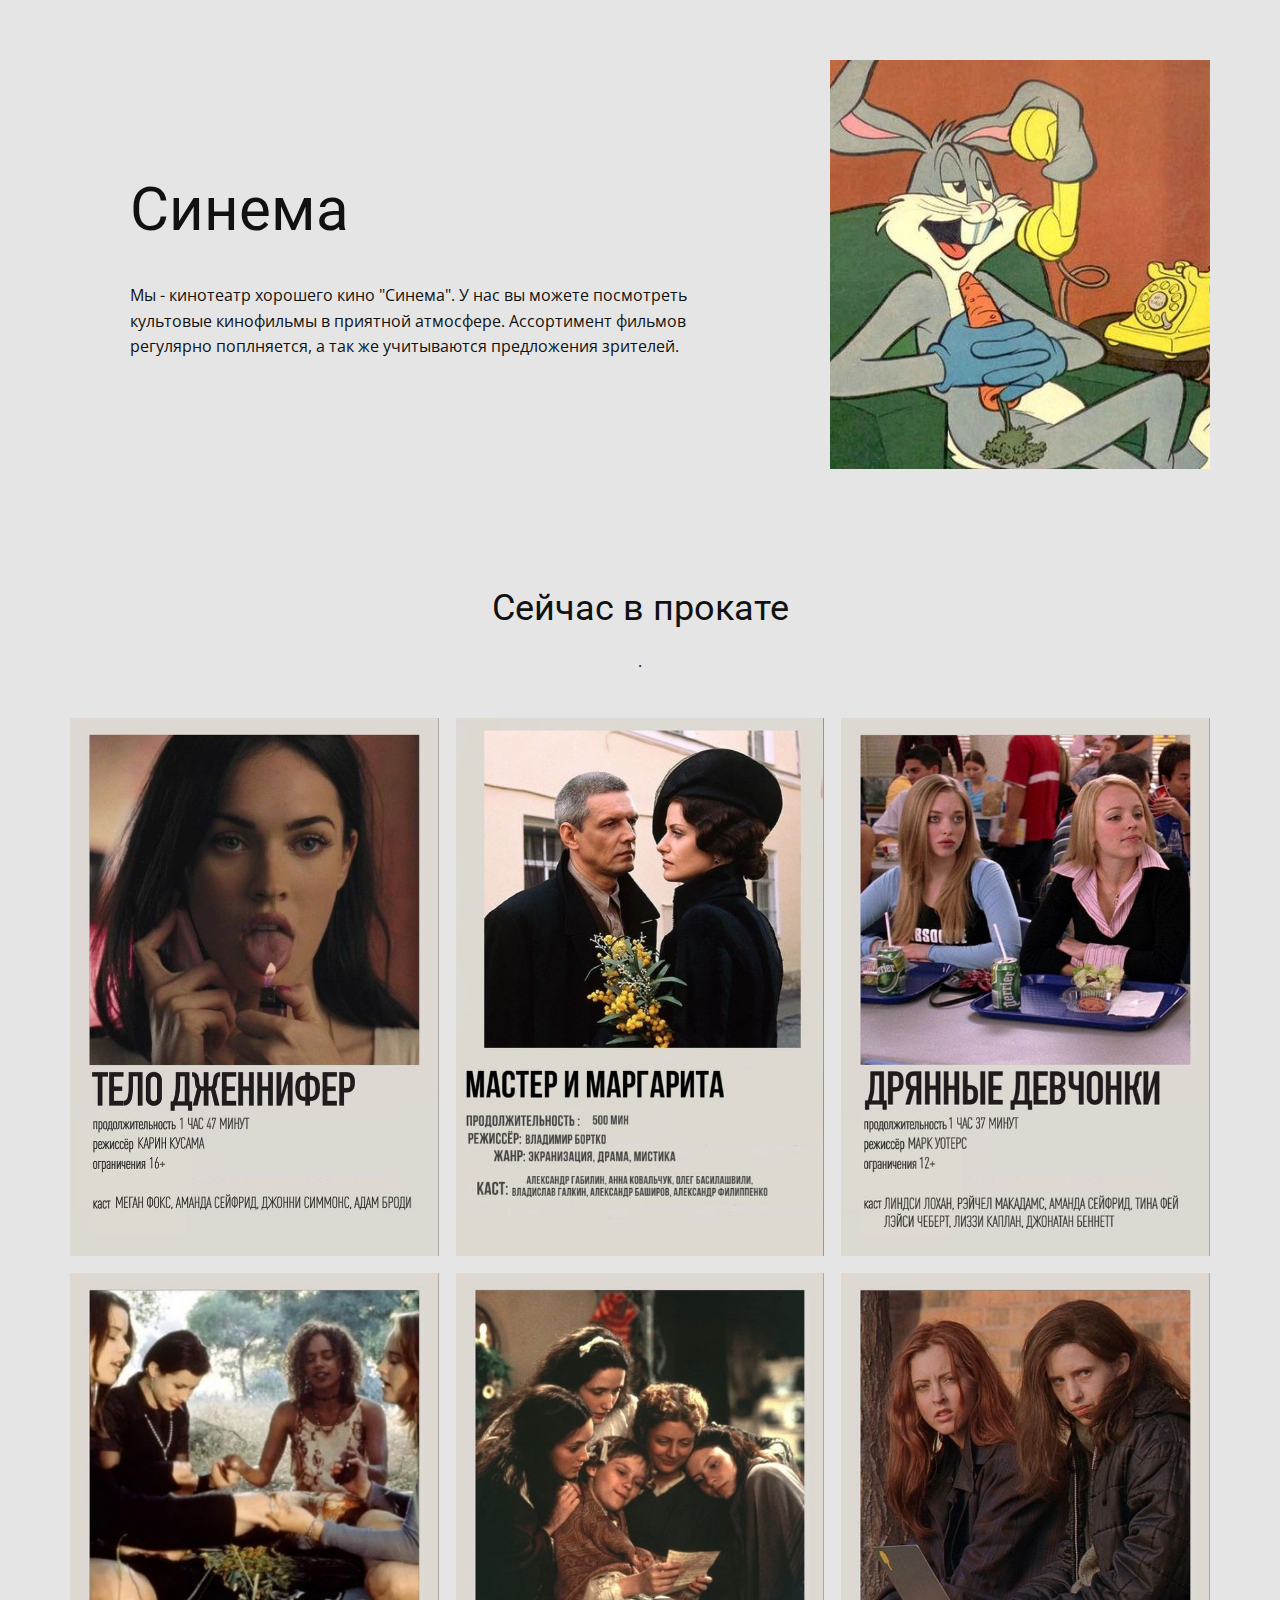
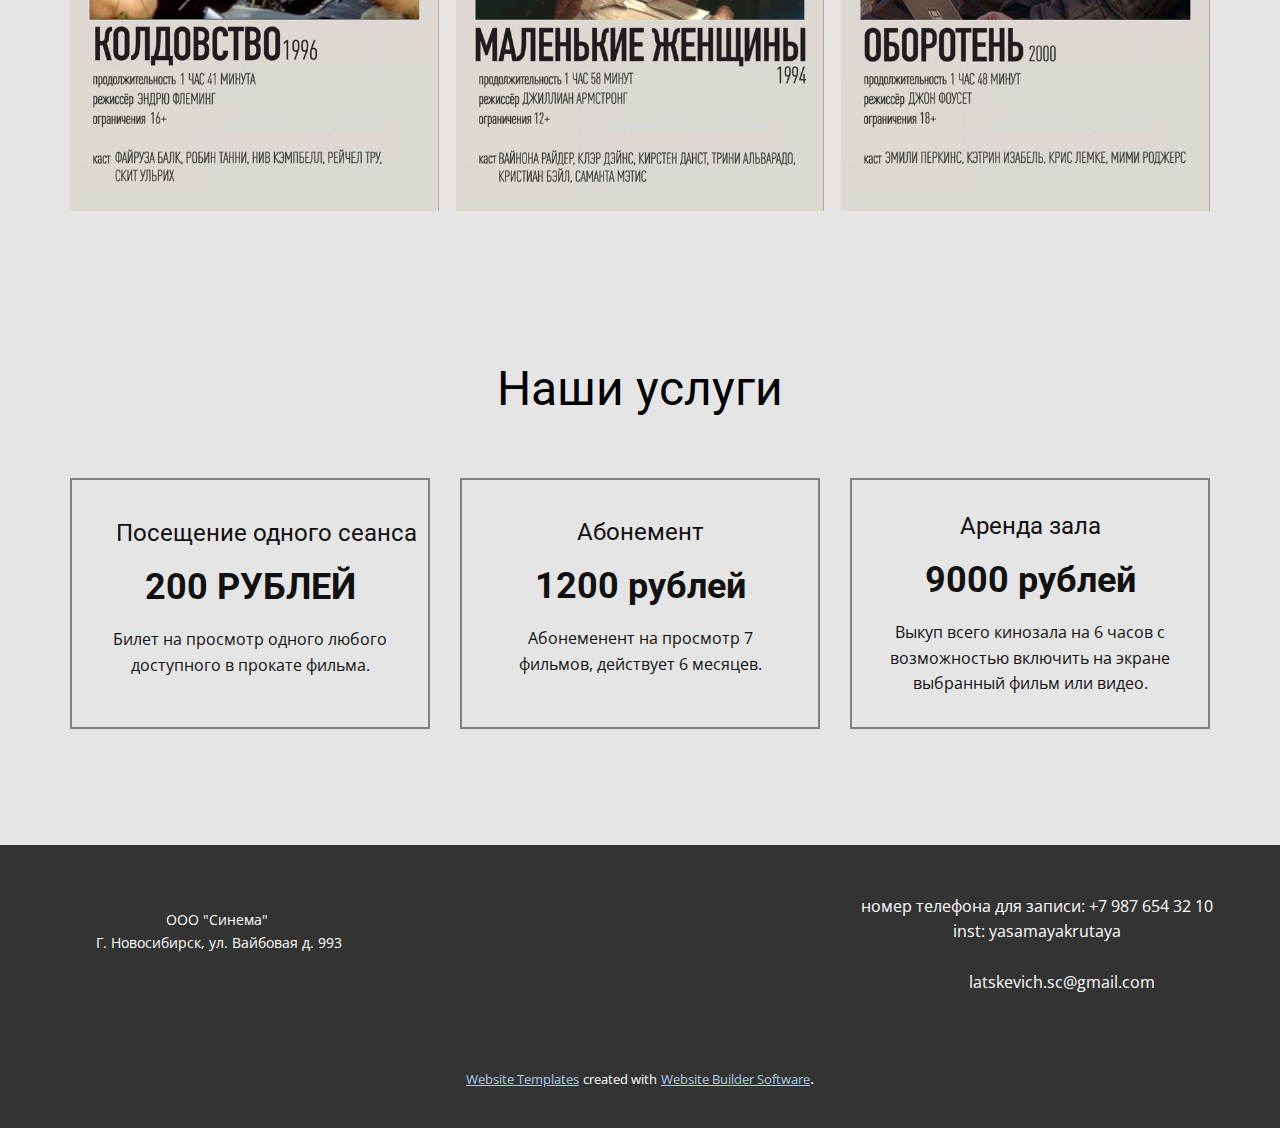
<file: Главная.html>
<!DOCTYPE html>
<html style="font-size: 16px;">
  <head>
    <meta name="viewport" content="width=device-width, initial-scale=1.0">
    <meta charset="utf-8">
    <meta name="keywords" content="Синема">
    <meta name="description" content="">
    <meta name="page_type" content="np-template-header-footer-from-plugin">
    <title>Главная</title>
    <link rel="stylesheet" href="nicepage.css" media="screen">
<link rel="stylesheet" href="Главная.css" media="screen">
    <script class="u-script" type="text/javascript" src="jquery.js" defer=""></script>
    <script class="u-script" type="text/javascript" src="nicepage.js" defer=""></script>
    <meta name="generator" content="Nicepage 4.8.2, nicepage.com">
    <link id="u-theme-google-font" rel="stylesheet" href="https://fonts.googleapis.com/css?family=Roboto:100,100i,300,300i,400,400i,500,500i,700,700i,900,900i|Open+Sans:300,300i,400,400i,500,500i,600,600i,700,700i,800,800i">
    
    
    
    
    <script type="application/ld+json">{
		"@context": "http://schema.org",
		"@type": "Organization",
		"name": ""
}</script>
    <meta name="theme-color" content="#478ac9">
    <meta property="og:title" content="Главная">
    <meta property="og:type" content="website">
  </head>
  <body class="u-body u-xl-mode"> 
    <section class="u-clearfix u-grey-10 u-section-1" id="sec-7bea">
      <div class="u-clearfix u-sheet u-valign-middle u-sheet-1">
        <div class="u-clearfix u-expanded-width u-gutter-0 u-layout-spacing-vertical u-layout-wrap u-layout-wrap-1">
          <div class="u-layout">
            <div class="u-layout-row">
              <div class="u-align-left u-container-style u-layout-cell u-left-cell u-size-40 u-layout-cell-1">
                <div class="u-container-layout u-container-layout-1">
                  <h2 class="u-text u-text-default u-text-1">Синема</h2>
                  <p class="u-text u-text-2">Мы - кинотеатр хорошего кино "Синема". У нас вы можете посмотреть культовые кинофильмы в приятной атмосфере. Ассортимент фильмов регулярно поплняется, а так же учитываются предложения зрителей.&nbsp;</p>
                </div>
              </div>
              <div class="u-container-style u-image u-layout-cell u-right-cell u-size-20 u-image-1" src="" data-image-width="454" data-image-height="455">
                <div class="u-container-layout u-container-layout-2"></div>
              </div>
            </div>
          </div>
        </div>
      </div>
    </section>
    <section class="u-align-center u-clearfix u-grey-10 u-section-2" id="sec-c31f">
      <div class="u-clearfix u-sheet u-sheet-1">
        <h2 class="u-text u-text-default u-text-1">Сейчас в прокате</h2>
        <p class="u-text u-text-2">.</p>
        <div class="u-expanded-width u-gallery u-layout-grid u-lightbox u-show-text-on-hover u-gallery-1">
          <div class="u-gallery-inner u-gallery-inner-1">
            <div class="u-effect-fade u-gallery-item">
              <div class="u-back-slide" data-image-width="736" data-image-height="1105">
                <img class="u-back-image u-expanded" src="images/22520e19-6f7a-71a0-3981-e8f25718d6b7.jpg">
              </div>
              <div class="u-over-slide u-shading u-over-slide-1">
                <h3 class="u-gallery-heading"></h3>
                <p class="u-gallery-text"></p>
              </div>
            </div>
            <div class="u-effect-fade u-gallery-item">
              <div class="u-back-slide" data-image-width="564" data-image-height="846">
                <img class="u-back-image u-expanded" src="images/bc2f17aa-0b00-e2ef-f65a-9e69cfaec9b8.jpg">
              </div>
              <div class="u-over-slide u-shading u-over-slide-2">
                <h3 class="u-gallery-heading"></h3>
                <p class="u-gallery-text"></p>
              </div>
            </div>
            <div class="u-effect-fade u-gallery-item">
              <div class="u-back-slide" data-image-width="564" data-image-height="847">
                <img class="u-back-image u-expanded" src="images/40391465-a959-09c8-d034-979a709990b1.jpg">
              </div>
              <div class="u-over-slide u-shading u-over-slide-3">
                <h3 class="u-gallery-heading"></h3>
                <p class="u-gallery-text"></p>
              </div>
            </div>
            <div class="u-effect-fade u-gallery-item">
              <div class="u-back-slide" data-image-width="564" data-image-height="847">
                <img class="u-back-image u-expanded" src="images/343fabb1-fac9-1a0e-0126-94d19e4f76bc.jpg">
              </div>
              <div class="u-over-slide u-shading u-over-slide-4">
                <h3 class="u-gallery-heading"></h3>
                <p class="u-gallery-text"></p>
              </div>
            </div>
            <div class="u-effect-fade u-gallery-item">
              <div class="u-back-slide" data-image-width="564" data-image-height="847">
                <img class="u-back-image u-expanded" src="images/2c619060-4d36-655b-8f18-26331d3ed058.jpg">
              </div>
              <div class="u-over-slide u-shading u-over-slide-5">
                <h3 class="u-gallery-heading"></h3>
                <p class="u-gallery-text"></p>
              </div>
            </div>
            <div class="u-effect-fade u-gallery-item">
              <div class="u-back-slide" data-image-width="564" data-image-height="847">
                <img class="u-back-image u-expanded" src="images/fd544c7af68edc12642f289d860ed4c7.jpg">
              </div>
              <div class="u-over-slide u-shading u-over-slide-6">
                <h3 class="u-gallery-heading"></h3>
                <p class="u-gallery-text"></p>
              </div>
            </div>
          </div>
        </div>
      </div>
    </section>
    <section class="u-align-center u-clearfix u-grey-10 u-section-3" id="sec-79df">
      <div class="u-clearfix u-sheet u-sheet-1">
        <h2 class="u-text u-text-1">
          <span class="u-text-black">Наши </span>
          <span class="u-text-black">услуги</span>
          <span class="u-text-palette-2-light-1"></span>
        </h2>
        <div class="u-clearfix u-expanded-width u-gutter-30 u-layout-wrap u-layout-wrap-1">
          <div class="u-gutter-0 u-layout">
            <div class="u-layout-row">
              <div class="u-align-center u-container-style u-layout-cell u-left-cell u-size-20 u-size-20-md u-layout-cell-1">
                <div class="u-border-2 u-border-grey-50 u-container-layout u-container-layout-1">
                  <h4 class="u-text u-text-2">Посещение одного сеанса</h4>
                  <h2 class="u-text u-text-3">200 рублей</h2>
                  <p class="u-text u-text-4">Билет на просмотр одного любого доступного в прокате фильма.</p>
                </div>
              </div>
              <div class="u-align-center u-container-style u-layout-cell u-size-20 u-size-20-md u-layout-cell-2">
                <div class="u-border-2 u-border-grey-50 u-container-layout u-container-layout-2">
                  <h4 class="u-text u-text-5">Абонемент</h4>
                  <h2 class="u-text u-text-6">1200 рублей</h2>
                  <p class="u-text u-text-7">Абонеменент на просмотр 7 фильмов, действует 6 месяцев.</p>
                </div>
              </div>
              <div class="u-align-center u-container-style u-layout-cell u-right-cell u-size-20 u-size-20-md u-layout-cell-3">
                <div class="u-border-2 u-border-grey-50 u-container-layout u-container-layout-3">
                  <h4 class="u-text u-text-8">Аренда зала</h4>
                  <h2 class="u-text u-text-9">9000 рублей</h2>
                  <p class="u-text u-text-10">Выкуп всего кинозала на 6 часов с возможностью включить на экране выбранный фильм или видео.</p>
                </div>
              </div>
            </div>
          </div>
        </div>
      </div>
    </section>
    
    
    <footer class="u-align-center u-clearfix u-footer u-grey-80 u-footer" id="sec-77c7"><a href="mailto:info@site.com" class="u-active-none u-bottom-left-radius-0 u-bottom-right-radius-0 u-btn u-btn-rectangle u-button-style u-hover-none u-none u-radius-0 u-text-grey-10 u-top-left-radius-0 u-top-right-radius-0 u-btn-1"> &nbsp;</a><p class="u-text u-text-1">номер телефона для записи: +7 987 654 32 10<br>inst: yasamayakrutaya<br>
        <br>
      </p><p class="u-small-text u-text u-text-variant u-text-2">ООО "Синема"&nbsp;<br>Г. Новосибирск, ул. Вайбовая д. 993
      </p><p class="u-text u-text-3">latskevich.sc@gmail.com</p></footer>
    <section class="u-backlink u-clearfix u-grey-80">
      <a class="u-link" href="https://nicepage.com/website-templates" target="_blank">
        <span>Website Templates</span>
      </a>
      <p class="u-text">
        <span>created with</span>
      </p>
      <a class="u-link" href="" target="_blank">
        <span>Website Builder Software</span>
      </a>. 
    </section>
  </body>
</html>
</file>
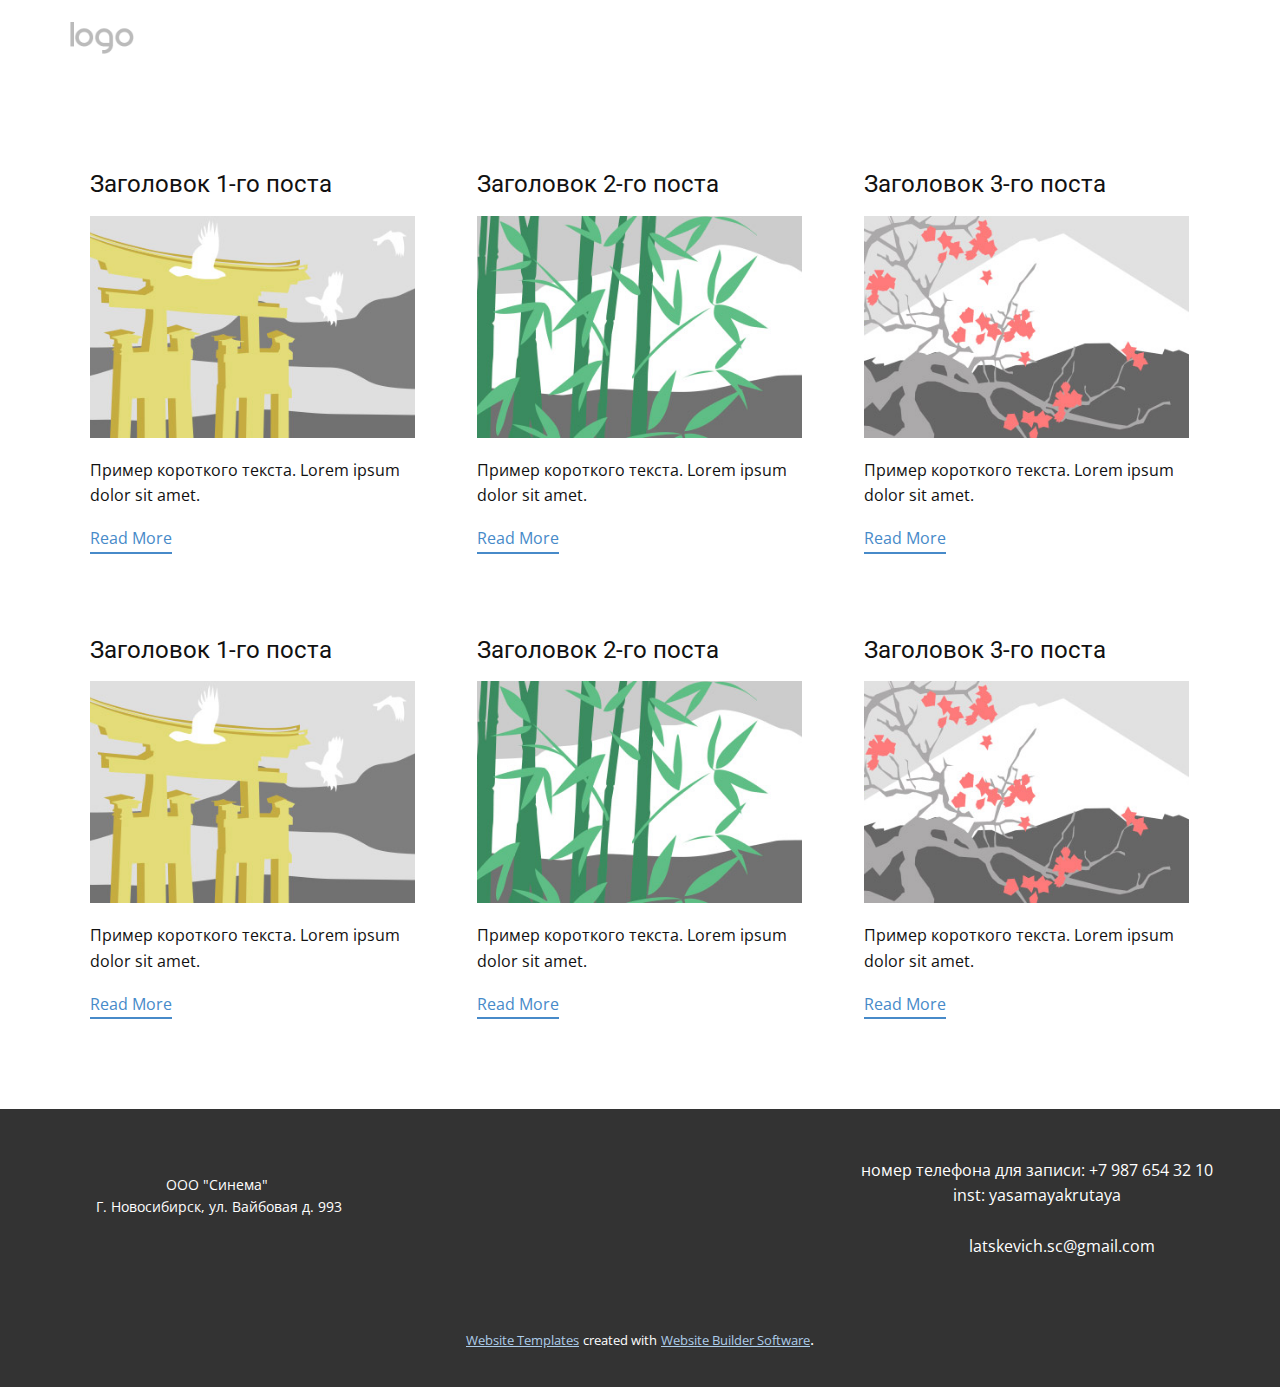
<file: blog/blog.html>
<html style="font-size: 16px;"><head>
    <meta name="viewport" content="width=device-width, initial-scale=1.0">
    <meta charset="utf-8">
    <meta name="keywords" content="">
    <meta name="description" content="">
    <meta name="page_type" content="np-template-header-footer-from-plugin">
    <title>Blog Template</title>
    <link rel="stylesheet" href="../nicepage.css" media="screen">
<link rel="stylesheet" href="../Blog-Template.css" media="screen">
    <script class="u-script" type="text/javascript" src="../jquery.js" defer=""></script>
    <script class="u-script" type="text/javascript" src="../nicepage.js" defer=""></script>
    <meta name="generator" content="Nicepage 4.8.2, nicepage.com">
    <link id="u-theme-google-font" rel="stylesheet" href="https://fonts.googleapis.com/css?family=Roboto:100,100i,300,300i,400,400i,500,500i,700,700i,900,900i|Open+Sans:300,300i,400,400i,500,500i,600,600i,700,700i,800,800i">
    
    
    <script type="application/ld+json">{
		"@context": "http://schema.org",
		"@type": "Organization",
		"name": "",
		"logo": "images/default-logo.png"
}</script>
    <meta name="theme-color" content="#478ac9">
  </head>
  <body class="u-body u-xl-mode"><header class="u-clearfix u-header u-header" id="sec-9307"><div class="u-clearfix u-sheet u-sheet-1">
        <a href="https://nicepage.com" class="u-image u-logo u-image-1">
          <img src="../images/default-logo.png" class="u-logo-image u-logo-image-1">
        </a>
      </div></header>
    <section class="u-clearfix u-section-1" id="sec-1311">
      <div class="u-clearfix u-sheet u-valign-middle u-sheet-1"><!--blog--><!--blog_options_json--><!--{"type":"Recent","source":"","tags":"","count":""}--><!--/blog_options_json-->
        <div class="u-blog u-expanded-width u-repeater u-repeater-1"><!--blog_post-->
          <div class="u-blog-post u-container-style u-repeater-item u-white u-repeater-item-1">
            <div class="u-container-layout u-similar-container u-valign-top u-container-layout-1"><!--blog_post_header-->
              <h4 class="u-blog-control u-text u-text-1">
                <a class="u-post-header-link" href="../blog/пост-5.html"><!--blog_post_header_content-->Заголовок 1-го поста<!--/blog_post_header_content--></a>
              </h4><!--/blog_post_header--><!--blog_post_image-->
              <a class="u-post-header-link" href="../blog/пост-5.html"><img alt="" class="u-blog-control u-expanded-width u-image u-image-default u-image-1" src="[data-uri]"></a><!--/blog_post_image--><!--blog_post_content-->
              <div class="u-blog-control u-post-content u-text u-text-2 fr-view">Пример короткого текста. Lorem ipsum dolor sit amet.</div><!--/blog_post_content--><!--blog_post_readmore-->
              <a href="../blog/пост-5.html" class="u-blog-control u-border-2 u-border-palette-1-base u-btn u-btn-rectangle u-button-style u-none u-btn-1"><!--blog_post_readmore_content--><!--options_json--><!--{"content":"Read More","defaultValue":"Читать дальше"}--><!--/options_json-->Read More<!--/blog_post_readmore_content--></a><!--/blog_post_readmore-->
            </div>
          </div><div class="u-blog-post u-container-style u-repeater-item u-video-cover u-white">
            <div class="u-container-layout u-similar-container u-valign-top u-container-layout-2"><!--blog_post_header-->
              <h4 class="u-blog-control u-text u-text-3">
                <a class="u-post-header-link" href="../blog/пост-4.html"><!--blog_post_header_content-->Заголовок 2-го поста<!--/blog_post_header_content--></a>
              </h4><!--/blog_post_header--><!--blog_post_image-->
              <a class="u-post-header-link" href="../blog/пост-4.html"><img alt="" class="u-blog-control u-expanded-width u-image u-image-default u-image-2" src="[data-uri]"></a><!--/blog_post_image--><!--blog_post_content-->
              <div class="u-blog-control u-post-content u-text u-text-4 fr-view">Пример короткого текста. Lorem ipsum dolor sit amet.</div><!--/blog_post_content--><!--blog_post_readmore-->
              <a href="../blog/пост-4.html" class="u-blog-control u-border-2 u-border-palette-1-base u-btn u-btn-rectangle u-button-style u-none u-btn-2"><!--blog_post_readmore_content--><!--options_json--><!--{"content":"Read More","defaultValue":"Читать дальше"}--><!--/options_json-->Read More<!--/blog_post_readmore_content--></a><!--/blog_post_readmore-->
            </div>
          </div><div class="u-blog-post u-container-style u-repeater-item u-video-cover u-white">
            <div class="u-container-layout u-similar-container u-valign-top u-container-layout-3"><!--blog_post_header-->
              <h4 class="u-blog-control u-text u-text-5">
                <a class="u-post-header-link" href="../blog/пост-3.html"><!--blog_post_header_content-->Заголовок 3-го поста<!--/blog_post_header_content--></a>
              </h4><!--/blog_post_header--><!--blog_post_image-->
              <a class="u-post-header-link" href="../blog/пост-3.html"><img alt="" class="u-blog-control u-expanded-width u-image u-image-default u-image-3" src="[data-uri]"></a><!--/blog_post_image--><!--blog_post_content-->
              <div class="u-blog-control u-post-content u-text u-text-6 fr-view">Пример короткого текста. Lorem ipsum dolor sit amet.</div><!--/blog_post_content--><!--blog_post_readmore-->
              <a href="../blog/пост-3.html" class="u-blog-control u-border-2 u-border-palette-1-base u-btn u-btn-rectangle u-button-style u-none u-btn-3"><!--blog_post_readmore_content--><!--options_json--><!--{"content":"Read More","defaultValue":"Читать дальше"}--><!--/options_json-->Read More<!--/blog_post_readmore_content--></a><!--/blog_post_readmore-->
            </div>
          </div><div class="u-blog-post u-container-style u-repeater-item u-white u-repeater-item-1">
            <div class="u-container-layout u-similar-container u-valign-top u-container-layout-1"><!--blog_post_header-->
              <h4 class="u-blog-control u-text u-text-1">
                <a class="u-post-header-link" href="../blog/пост-2.html"><!--blog_post_header_content-->Заголовок 1-го поста<!--/blog_post_header_content--></a>
              </h4><!--/blog_post_header--><!--blog_post_image-->
              <a class="u-post-header-link" href="../blog/пост-2.html"><img alt="" class="u-blog-control u-expanded-width u-image u-image-default u-image-1" src="[data-uri]"></a><!--/blog_post_image--><!--blog_post_content-->
              <div class="u-blog-control u-post-content u-text u-text-2 fr-view">Пример короткого текста. Lorem ipsum dolor sit amet.</div><!--/blog_post_content--><!--blog_post_readmore-->
              <a href="../blog/пост-2.html" class="u-blog-control u-border-2 u-border-palette-1-base u-btn u-btn-rectangle u-button-style u-none u-btn-1"><!--blog_post_readmore_content--><!--options_json--><!--{"content":"Read More","defaultValue":"Читать дальше"}--><!--/options_json-->Read More<!--/blog_post_readmore_content--></a><!--/blog_post_readmore-->
            </div>
          </div><div class="u-blog-post u-container-style u-repeater-item u-video-cover u-white">
            <div class="u-container-layout u-similar-container u-valign-top u-container-layout-2"><!--blog_post_header-->
              <h4 class="u-blog-control u-text u-text-3">
                <a class="u-post-header-link" href="../blog/пост-1.html"><!--blog_post_header_content-->Заголовок 2-го поста<!--/blog_post_header_content--></a>
              </h4><!--/blog_post_header--><!--blog_post_image-->
              <a class="u-post-header-link" href="../blog/пост-1.html"><img alt="" class="u-blog-control u-expanded-width u-image u-image-default u-image-2" src="[data-uri]"></a><!--/blog_post_image--><!--blog_post_content-->
              <div class="u-blog-control u-post-content u-text u-text-4 fr-view">Пример короткого текста. Lorem ipsum dolor sit amet.</div><!--/blog_post_content--><!--blog_post_readmore-->
              <a href="../blog/пост-1.html" class="u-blog-control u-border-2 u-border-palette-1-base u-btn u-btn-rectangle u-button-style u-none u-btn-2"><!--blog_post_readmore_content--><!--options_json--><!--{"content":"Read More","defaultValue":"Читать дальше"}--><!--/options_json-->Read More<!--/blog_post_readmore_content--></a><!--/blog_post_readmore-->
            </div>
          </div><div class="u-blog-post u-container-style u-repeater-item u-video-cover u-white">
            <div class="u-container-layout u-similar-container u-valign-top u-container-layout-3"><!--blog_post_header-->
              <h4 class="u-blog-control u-text u-text-5">
                <a class="u-post-header-link" href="../blog/пост.html"><!--blog_post_header_content-->Заголовок 3-го поста<!--/blog_post_header_content--></a>
              </h4><!--/blog_post_header--><!--blog_post_image-->
              <a class="u-post-header-link" href="../blog/пост.html"><img alt="" class="u-blog-control u-expanded-width u-image u-image-default u-image-3" src="[data-uri]"></a><!--/blog_post_image--><!--blog_post_content-->
              <div class="u-blog-control u-post-content u-text u-text-6 fr-view">Пример короткого текста. Lorem ipsum dolor sit amet.</div><!--/blog_post_content--><!--blog_post_readmore-->
              <a href="../blog/пост.html" class="u-blog-control u-border-2 u-border-palette-1-base u-btn u-btn-rectangle u-button-style u-none u-btn-3"><!--blog_post_readmore_content--><!--options_json--><!--{"content":"Read More","defaultValue":"Читать дальше"}--><!--/options_json-->Read More<!--/blog_post_readmore_content--></a><!--/blog_post_readmore-->
            </div>
          </div><!--/blog_post--><!--blog_post-->
          <!--/blog_post--><!--blog_post-->
          <!--/blog_post-->
        </div><!--/blog-->
      </div>
    </section>
    
    
    <footer class="u-align-center u-clearfix u-footer u-grey-80 u-footer" id="sec-77c7"><a href="../mailto:info@site.com" class="u-active-none u-bottom-left-radius-0 u-bottom-right-radius-0 u-btn u-btn-rectangle u-button-style u-hover-none u-none u-radius-0 u-text-grey-10 u-top-left-radius-0 u-top-right-radius-0 u-btn-1"> &nbsp;</a><p class="u-text u-text-1">номер телефона для записи: +7 987 654 32 10<br>inst: yasamayakrutaya<br>
        <br>
      </p><p class="u-small-text u-text u-text-variant u-text-2">ООО "Синема"&nbsp;<br>Г. Новосибирск, ул. Вайбовая д. 993
      </p><p class="u-text u-text-3">latskevich.sc@gmail.com</p></footer>
    <section class="u-backlink u-clearfix u-grey-80">
      <a class="u-link" href="https://nicepage.com/website-templates" target="_blank">
        <span>Website Templates</span>
      </a>
      <p class="u-text">
        <span>created with</span>
      </p>
      <a class="u-link" href="" target="_blank">
        <span>Website Builder Software</span>
      </a>. 
    </section>
  
</body></html>
</file>
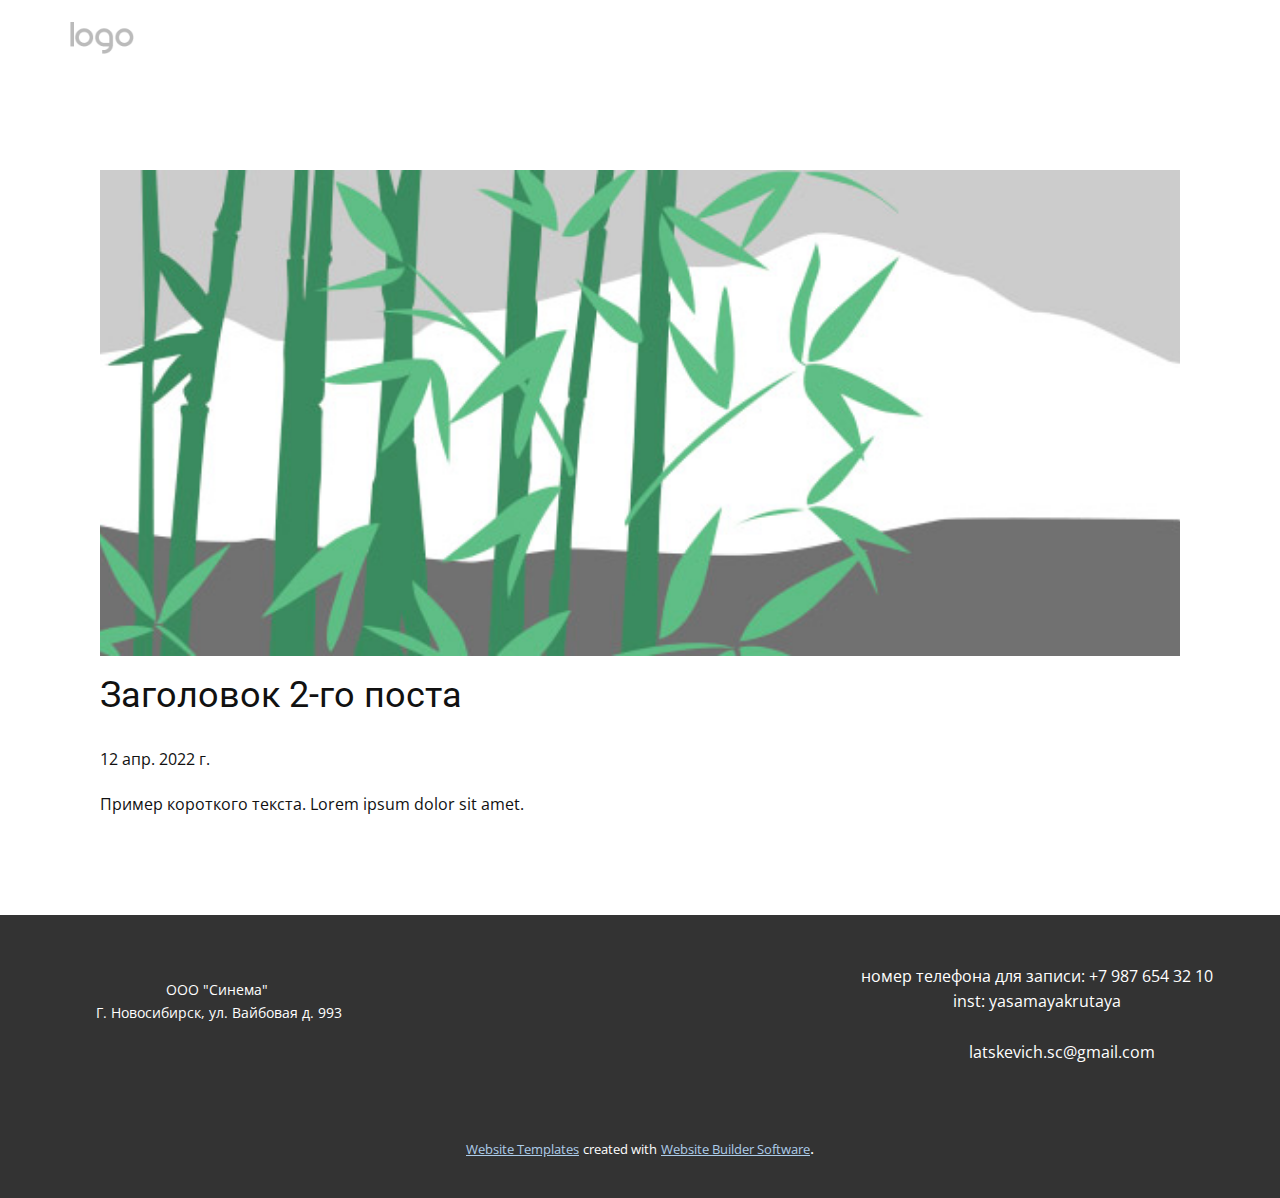
<file: blog/пост-1.html>
<!doctype html>
<html style="font-size: 16px;"><head>
    <meta name="viewport" content="width=device-width, initial-scale=1.0">
    <meta charset="utf-8">
    <meta name="keywords" content="Заголовок 1-го поста">
    <meta name="description" content="">
    <meta name="page_type" content="np-template-header-footer-from-plugin">
    <title>Заголовок 2-го поста</title>
    <link rel="stylesheet" href="../nicepage.css" media="screen">
<link rel="stylesheet" href="../Post-Template.css" media="screen">
    <script class="u-script" type="text/javascript" src="../jquery.js" defer=""></script>
    <script class="u-script" type="text/javascript" src="../nicepage.js" defer=""></script>
    <meta name="generator" content="Nicepage 4.8.2, nicepage.com">
    <link id="u-theme-google-font" rel="stylesheet" href="https://fonts.googleapis.com/css?family=Roboto:100,100i,300,300i,400,400i,500,500i,700,700i,900,900i|Open+Sans:300,300i,400,400i,500,500i,600,600i,700,700i,800,800i">
    
    
    <script type="application/ld+json">{
		"@context": "http://schema.org",
		"@type": "Organization",
		"name": "",
		"logo": "images/default-logo.png"
}</script>
    <meta name="theme-color" content="#478ac9">
  </head>
  <body class="u-body u-xl-mode"><header class="u-clearfix u-header u-header" id="sec-9307"><div class="u-clearfix u-sheet u-sheet-1">
        <a href="https://nicepage.com" class="u-image u-logo u-image-1">
          <img src="../images/default-logo.png" class="u-logo-image u-logo-image-1">
        </a>
      </div></header>
    <section class="u-align-center u-clearfix u-section-1" id="sec-ea1a">
      <div class="u-clearfix u-sheet u-valign-middle-md u-valign-middle-sm u-valign-middle-xs u-sheet-1"><!--post_details--><!--post_details_options_json--><!--{"source":""}--><!--/post_details_options_json--><!--blog_post-->
        <div class="u-container-style u-expanded-width u-post-details u-post-details-1">
          <div class="u-container-layout u-valign-middle u-container-layout-1"><!--blog_post_image-->
            <img alt="" class="u-blog-control u-expanded-width u-image u-image-default u-image-1" src="[data-uri]"><!--/blog_post_image--><!--blog_post_header-->
            <h2 class="u-blog-control u-text u-text-1">Заголовок 2-го поста</h2><!--/blog_post_header--><!--blog_post_metadata-->
            <div class="u-blog-control u-metadata u-metadata-1"><!--blog_post_metadata_date-->
              <span class="u-meta-date u-meta-icon">12 апр. 2022 г.</span><!--/blog_post_metadata_date--><!--blog_post_metadata_category-->
              <!--/blog_post_metadata_category--><!--blog_post_metadata_comments-->
              <!--/blog_post_metadata_comments-->
            </div><!--/blog_post_metadata--><!--blog_post_content-->
            <div class="u-align-justify u-blog-control u-post-content u-text u-text-2 fr-view">
  Пример короткого текста. Lorem ipsum dolor sit amet.
  </div><!--/blog_post_content-->
          </div>
        </div><!--/blog_post--><!--/post_details-->
      </div>
    </section>
    
    
    <footer class="u-align-center u-clearfix u-footer u-grey-80 u-footer" id="sec-77c7"><a href="../mailto:info@site.com" class="u-active-none u-bottom-left-radius-0 u-bottom-right-radius-0 u-btn u-btn-rectangle u-button-style u-hover-none u-none u-radius-0 u-text-grey-10 u-top-left-radius-0 u-top-right-radius-0 u-btn-1"> &nbsp;</a><p class="u-text u-text-1">номер телефона для записи: +7 987 654 32 10<br>inst: yasamayakrutaya<br>
        <br>
      </p><p class="u-small-text u-text u-text-variant u-text-2">ООО "Синема"&nbsp;<br>Г. Новосибирск, ул. Вайбовая д. 993
      </p><p class="u-text u-text-3">latskevich.sc@gmail.com</p></footer>
    <section class="u-backlink u-clearfix u-grey-80">
      <a class="u-link" href="https://nicepage.com/website-templates" target="_blank">
        <span>Website Templates</span>
      </a>
      <p class="u-text">
        <span>created with</span>
      </p>
      <a class="u-link" href="" target="_blank">
        <span>Website Builder Software</span>
      </a>. 
    </section>
  
</body></html>
</file>
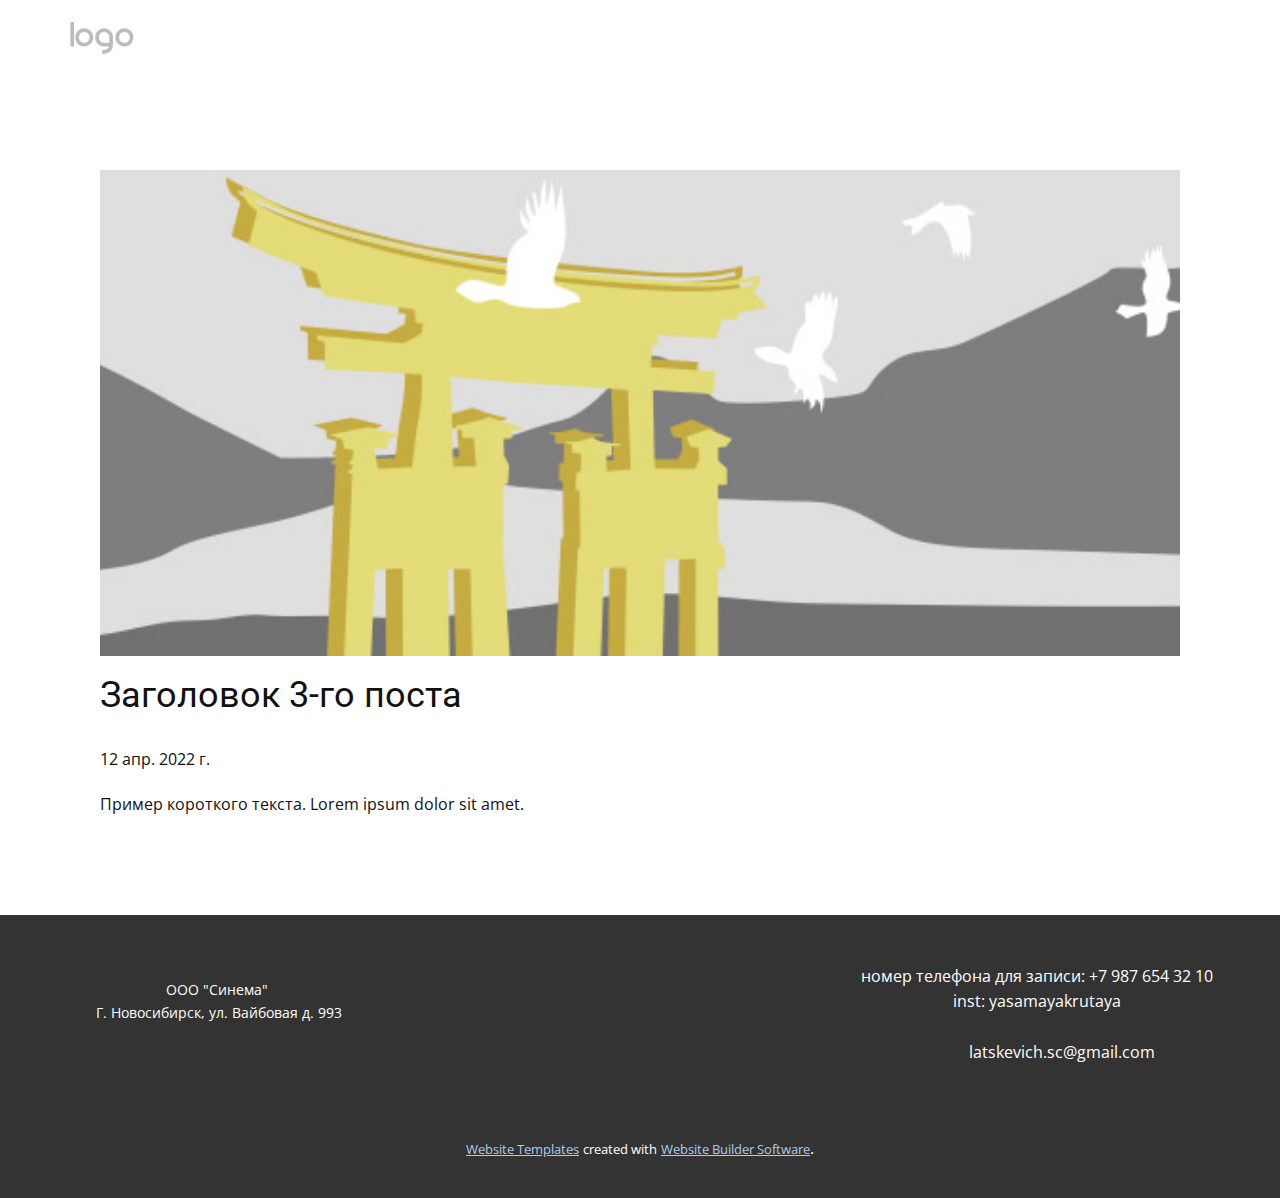
<file: blog/пост-2.html>
<!doctype html>
<html style="font-size: 16px;"><head>
    <meta name="viewport" content="width=device-width, initial-scale=1.0">
    <meta charset="utf-8">
    <meta name="keywords" content="Заголовок 1-го поста">
    <meta name="description" content="">
    <meta name="page_type" content="np-template-header-footer-from-plugin">
    <title>Заголовок 3-го поста</title>
    <link rel="stylesheet" href="../nicepage.css" media="screen">
<link rel="stylesheet" href="../Post-Template.css" media="screen">
    <script class="u-script" type="text/javascript" src="../jquery.js" defer=""></script>
    <script class="u-script" type="text/javascript" src="../nicepage.js" defer=""></script>
    <meta name="generator" content="Nicepage 4.8.2, nicepage.com">
    <link id="u-theme-google-font" rel="stylesheet" href="https://fonts.googleapis.com/css?family=Roboto:100,100i,300,300i,400,400i,500,500i,700,700i,900,900i|Open+Sans:300,300i,400,400i,500,500i,600,600i,700,700i,800,800i">
    
    
    <script type="application/ld+json">{
		"@context": "http://schema.org",
		"@type": "Organization",
		"name": "",
		"logo": "images/default-logo.png"
}</script>
    <meta name="theme-color" content="#478ac9">
  </head>
  <body class="u-body u-xl-mode"><header class="u-clearfix u-header u-header" id="sec-9307"><div class="u-clearfix u-sheet u-sheet-1">
        <a href="https://nicepage.com" class="u-image u-logo u-image-1">
          <img src="../images/default-logo.png" class="u-logo-image u-logo-image-1">
        </a>
      </div></header>
    <section class="u-align-center u-clearfix u-section-1" id="sec-ea1a">
      <div class="u-clearfix u-sheet u-valign-middle-md u-valign-middle-sm u-valign-middle-xs u-sheet-1"><!--post_details--><!--post_details_options_json--><!--{"source":""}--><!--/post_details_options_json--><!--blog_post-->
        <div class="u-container-style u-expanded-width u-post-details u-post-details-1">
          <div class="u-container-layout u-valign-middle u-container-layout-1"><!--blog_post_image-->
            <img alt="" class="u-blog-control u-expanded-width u-image u-image-default u-image-1" src="[data-uri]"><!--/blog_post_image--><!--blog_post_header-->
            <h2 class="u-blog-control u-text u-text-1">Заголовок 3-го поста</h2><!--/blog_post_header--><!--blog_post_metadata-->
            <div class="u-blog-control u-metadata u-metadata-1"><!--blog_post_metadata_date-->
              <span class="u-meta-date u-meta-icon">12 апр. 2022 г.</span><!--/blog_post_metadata_date--><!--blog_post_metadata_category-->
              <!--/blog_post_metadata_category--><!--blog_post_metadata_comments-->
              <!--/blog_post_metadata_comments-->
            </div><!--/blog_post_metadata--><!--blog_post_content-->
            <div class="u-align-justify u-blog-control u-post-content u-text u-text-2 fr-view">
  Пример короткого текста. Lorem ipsum dolor sit amet.
  </div><!--/blog_post_content-->
          </div>
        </div><!--/blog_post--><!--/post_details-->
      </div>
    </section>
    
    
    <footer class="u-align-center u-clearfix u-footer u-grey-80 u-footer" id="sec-77c7"><a href="../mailto:info@site.com" class="u-active-none u-bottom-left-radius-0 u-bottom-right-radius-0 u-btn u-btn-rectangle u-button-style u-hover-none u-none u-radius-0 u-text-grey-10 u-top-left-radius-0 u-top-right-radius-0 u-btn-1"> &nbsp;</a><p class="u-text u-text-1">номер телефона для записи: +7 987 654 32 10<br>inst: yasamayakrutaya<br>
        <br>
      </p><p class="u-small-text u-text u-text-variant u-text-2">ООО "Синема"&nbsp;<br>Г. Новосибирск, ул. Вайбовая д. 993
      </p><p class="u-text u-text-3">latskevich.sc@gmail.com</p></footer>
    <section class="u-backlink u-clearfix u-grey-80">
      <a class="u-link" href="https://nicepage.com/website-templates" target="_blank">
        <span>Website Templates</span>
      </a>
      <p class="u-text">
        <span>created with</span>
      </p>
      <a class="u-link" href="" target="_blank">
        <span>Website Builder Software</span>
      </a>. 
    </section>
  
</body></html>
</file>
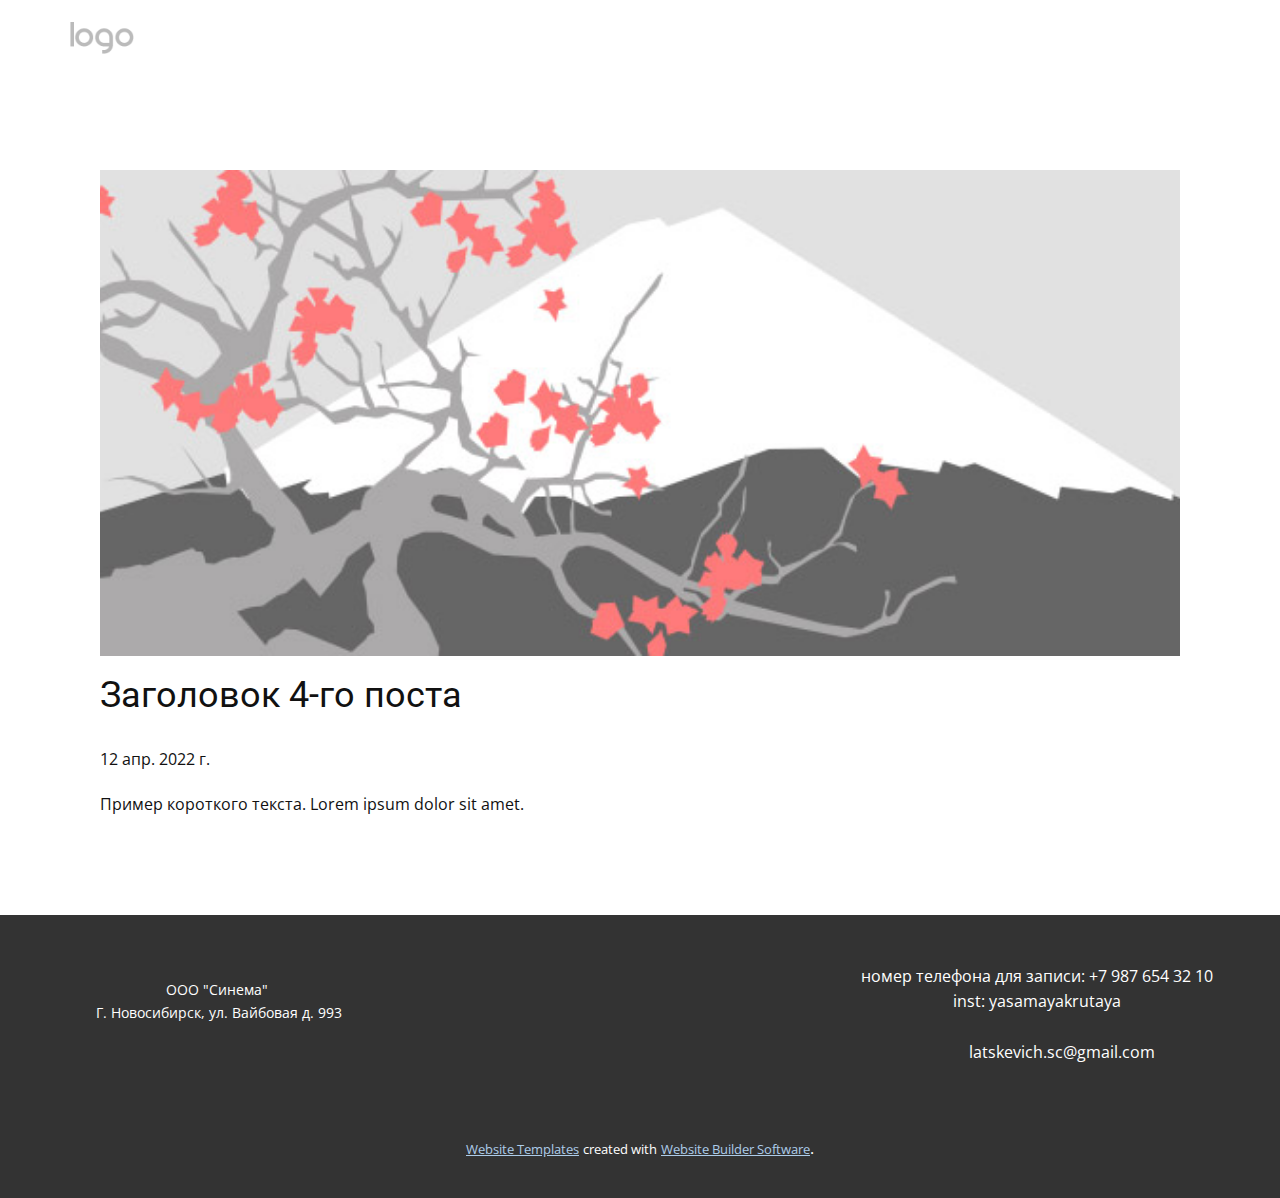
<file: blog/пост-3.html>
<!doctype html>
<html style="font-size: 16px;"><head>
    <meta name="viewport" content="width=device-width, initial-scale=1.0">
    <meta charset="utf-8">
    <meta name="keywords" content="Заголовок 1-го поста">
    <meta name="description" content="">
    <meta name="page_type" content="np-template-header-footer-from-plugin">
    <title>Заголовок 4-го поста</title>
    <link rel="stylesheet" href="../nicepage.css" media="screen">
<link rel="stylesheet" href="../Post-Template.css" media="screen">
    <script class="u-script" type="text/javascript" src="../jquery.js" defer=""></script>
    <script class="u-script" type="text/javascript" src="../nicepage.js" defer=""></script>
    <meta name="generator" content="Nicepage 4.8.2, nicepage.com">
    <link id="u-theme-google-font" rel="stylesheet" href="https://fonts.googleapis.com/css?family=Roboto:100,100i,300,300i,400,400i,500,500i,700,700i,900,900i|Open+Sans:300,300i,400,400i,500,500i,600,600i,700,700i,800,800i">
    
    
    <script type="application/ld+json">{
		"@context": "http://schema.org",
		"@type": "Organization",
		"name": "",
		"logo": "images/default-logo.png"
}</script>
    <meta name="theme-color" content="#478ac9">
  </head>
  <body class="u-body u-xl-mode"><header class="u-clearfix u-header u-header" id="sec-9307"><div class="u-clearfix u-sheet u-sheet-1">
        <a href="https://nicepage.com" class="u-image u-logo u-image-1">
          <img src="../images/default-logo.png" class="u-logo-image u-logo-image-1">
        </a>
      </div></header>
    <section class="u-align-center u-clearfix u-section-1" id="sec-ea1a">
      <div class="u-clearfix u-sheet u-valign-middle-md u-valign-middle-sm u-valign-middle-xs u-sheet-1"><!--post_details--><!--post_details_options_json--><!--{"source":""}--><!--/post_details_options_json--><!--blog_post-->
        <div class="u-container-style u-expanded-width u-post-details u-post-details-1">
          <div class="u-container-layout u-valign-middle u-container-layout-1"><!--blog_post_image-->
            <img alt="" class="u-blog-control u-expanded-width u-image u-image-default u-image-1" src="[data-uri]"><!--/blog_post_image--><!--blog_post_header-->
            <h2 class="u-blog-control u-text u-text-1">Заголовок 4-го поста</h2><!--/blog_post_header--><!--blog_post_metadata-->
            <div class="u-blog-control u-metadata u-metadata-1"><!--blog_post_metadata_date-->
              <span class="u-meta-date u-meta-icon">12 апр. 2022 г.</span><!--/blog_post_metadata_date--><!--blog_post_metadata_category-->
              <!--/blog_post_metadata_category--><!--blog_post_metadata_comments-->
              <!--/blog_post_metadata_comments-->
            </div><!--/blog_post_metadata--><!--blog_post_content-->
            <div class="u-align-justify u-blog-control u-post-content u-text u-text-2 fr-view">
  Пример короткого текста. Lorem ipsum dolor sit amet.
  </div><!--/blog_post_content-->
          </div>
        </div><!--/blog_post--><!--/post_details-->
      </div>
    </section>
    
    
    <footer class="u-align-center u-clearfix u-footer u-grey-80 u-footer" id="sec-77c7"><a href="../mailto:info@site.com" class="u-active-none u-bottom-left-radius-0 u-bottom-right-radius-0 u-btn u-btn-rectangle u-button-style u-hover-none u-none u-radius-0 u-text-grey-10 u-top-left-radius-0 u-top-right-radius-0 u-btn-1"> &nbsp;</a><p class="u-text u-text-1">номер телефона для записи: +7 987 654 32 10<br>inst: yasamayakrutaya<br>
        <br>
      </p><p class="u-small-text u-text u-text-variant u-text-2">ООО "Синема"&nbsp;<br>Г. Новосибирск, ул. Вайбовая д. 993
      </p><p class="u-text u-text-3">latskevich.sc@gmail.com</p></footer>
    <section class="u-backlink u-clearfix u-grey-80">
      <a class="u-link" href="https://nicepage.com/website-templates" target="_blank">
        <span>Website Templates</span>
      </a>
      <p class="u-text">
        <span>created with</span>
      </p>
      <a class="u-link" href="" target="_blank">
        <span>Website Builder Software</span>
      </a>. 
    </section>
  
</body></html>
</file>
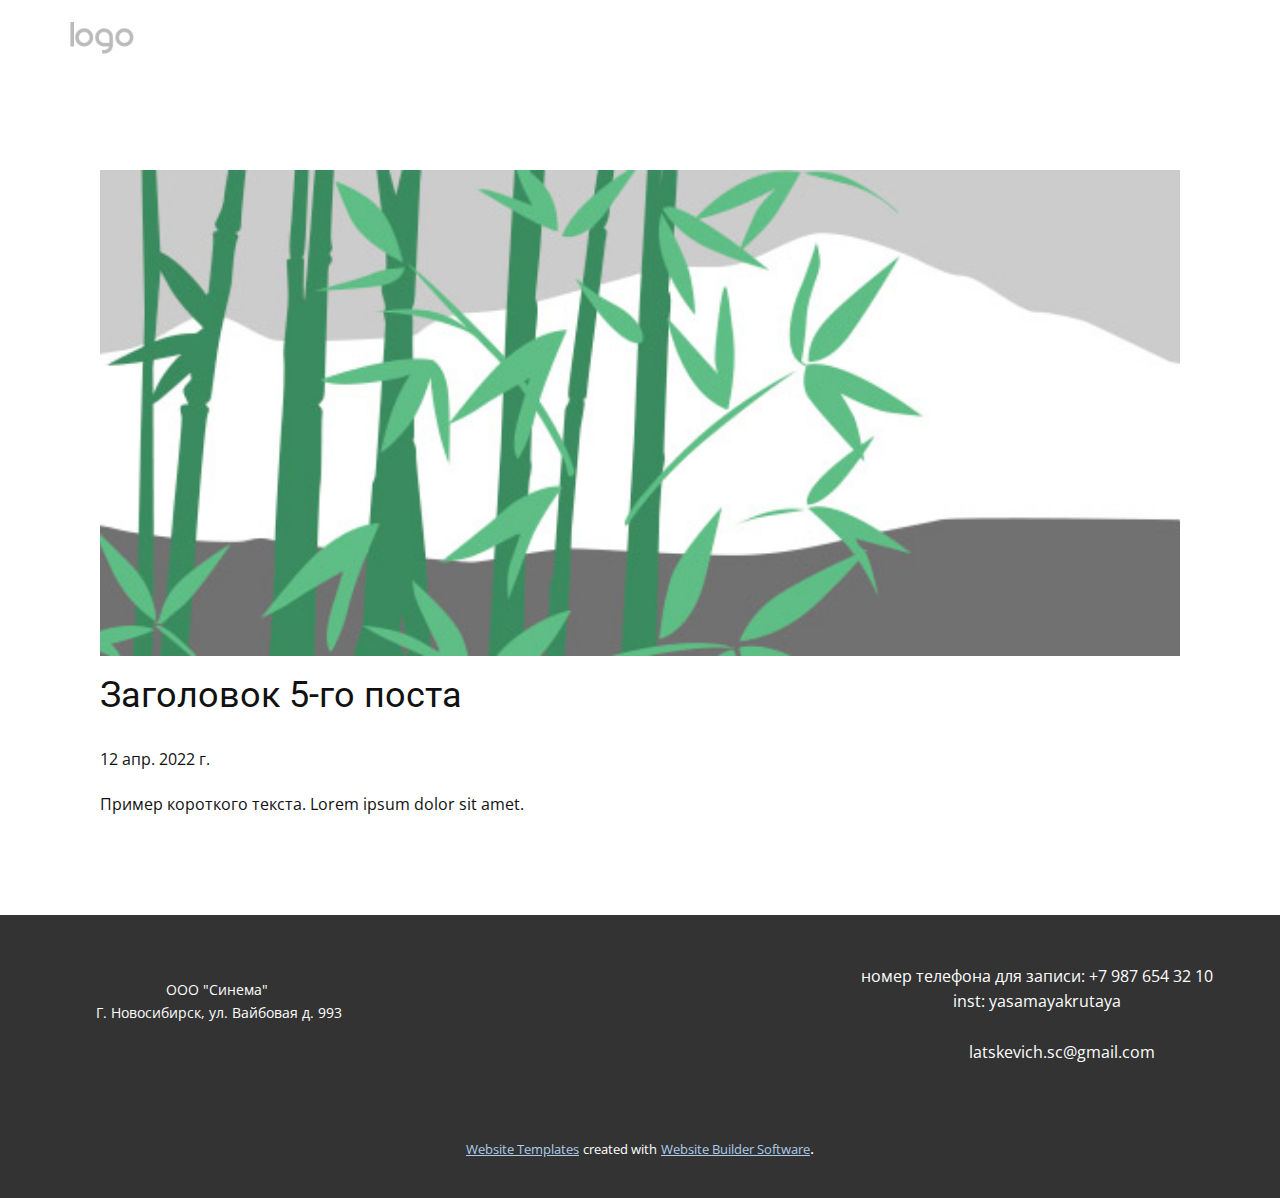
<file: blog/пост-4.html>
<!doctype html>
<html style="font-size: 16px;"><head>
    <meta name="viewport" content="width=device-width, initial-scale=1.0">
    <meta charset="utf-8">
    <meta name="keywords" content="Заголовок 1-го поста">
    <meta name="description" content="">
    <meta name="page_type" content="np-template-header-footer-from-plugin">
    <title>Заголовок 5-го поста</title>
    <link rel="stylesheet" href="../nicepage.css" media="screen">
<link rel="stylesheet" href="../Post-Template.css" media="screen">
    <script class="u-script" type="text/javascript" src="../jquery.js" defer=""></script>
    <script class="u-script" type="text/javascript" src="../nicepage.js" defer=""></script>
    <meta name="generator" content="Nicepage 4.8.2, nicepage.com">
    <link id="u-theme-google-font" rel="stylesheet" href="https://fonts.googleapis.com/css?family=Roboto:100,100i,300,300i,400,400i,500,500i,700,700i,900,900i|Open+Sans:300,300i,400,400i,500,500i,600,600i,700,700i,800,800i">
    
    
    <script type="application/ld+json">{
		"@context": "http://schema.org",
		"@type": "Organization",
		"name": "",
		"logo": "images/default-logo.png"
}</script>
    <meta name="theme-color" content="#478ac9">
  </head>
  <body class="u-body u-xl-mode"><header class="u-clearfix u-header u-header" id="sec-9307"><div class="u-clearfix u-sheet u-sheet-1">
        <a href="https://nicepage.com" class="u-image u-logo u-image-1">
          <img src="../images/default-logo.png" class="u-logo-image u-logo-image-1">
        </a>
      </div></header>
    <section class="u-align-center u-clearfix u-section-1" id="sec-ea1a">
      <div class="u-clearfix u-sheet u-valign-middle-md u-valign-middle-sm u-valign-middle-xs u-sheet-1"><!--post_details--><!--post_details_options_json--><!--{"source":""}--><!--/post_details_options_json--><!--blog_post-->
        <div class="u-container-style u-expanded-width u-post-details u-post-details-1">
          <div class="u-container-layout u-valign-middle u-container-layout-1"><!--blog_post_image-->
            <img alt="" class="u-blog-control u-expanded-width u-image u-image-default u-image-1" src="[data-uri]"><!--/blog_post_image--><!--blog_post_header-->
            <h2 class="u-blog-control u-text u-text-1">Заголовок 5-го поста</h2><!--/blog_post_header--><!--blog_post_metadata-->
            <div class="u-blog-control u-metadata u-metadata-1"><!--blog_post_metadata_date-->
              <span class="u-meta-date u-meta-icon">12 апр. 2022 г.</span><!--/blog_post_metadata_date--><!--blog_post_metadata_category-->
              <!--/blog_post_metadata_category--><!--blog_post_metadata_comments-->
              <!--/blog_post_metadata_comments-->
            </div><!--/blog_post_metadata--><!--blog_post_content-->
            <div class="u-align-justify u-blog-control u-post-content u-text u-text-2 fr-view">
  Пример короткого текста. Lorem ipsum dolor sit amet.
  </div><!--/blog_post_content-->
          </div>
        </div><!--/blog_post--><!--/post_details-->
      </div>
    </section>
    
    
    <footer class="u-align-center u-clearfix u-footer u-grey-80 u-footer" id="sec-77c7"><a href="../mailto:info@site.com" class="u-active-none u-bottom-left-radius-0 u-bottom-right-radius-0 u-btn u-btn-rectangle u-button-style u-hover-none u-none u-radius-0 u-text-grey-10 u-top-left-radius-0 u-top-right-radius-0 u-btn-1"> &nbsp;</a><p class="u-text u-text-1">номер телефона для записи: +7 987 654 32 10<br>inst: yasamayakrutaya<br>
        <br>
      </p><p class="u-small-text u-text u-text-variant u-text-2">ООО "Синема"&nbsp;<br>Г. Новосибирск, ул. Вайбовая д. 993
      </p><p class="u-text u-text-3">latskevich.sc@gmail.com</p></footer>
    <section class="u-backlink u-clearfix u-grey-80">
      <a class="u-link" href="https://nicepage.com/website-templates" target="_blank">
        <span>Website Templates</span>
      </a>
      <p class="u-text">
        <span>created with</span>
      </p>
      <a class="u-link" href="" target="_blank">
        <span>Website Builder Software</span>
      </a>. 
    </section>
  
</body></html>
</file>
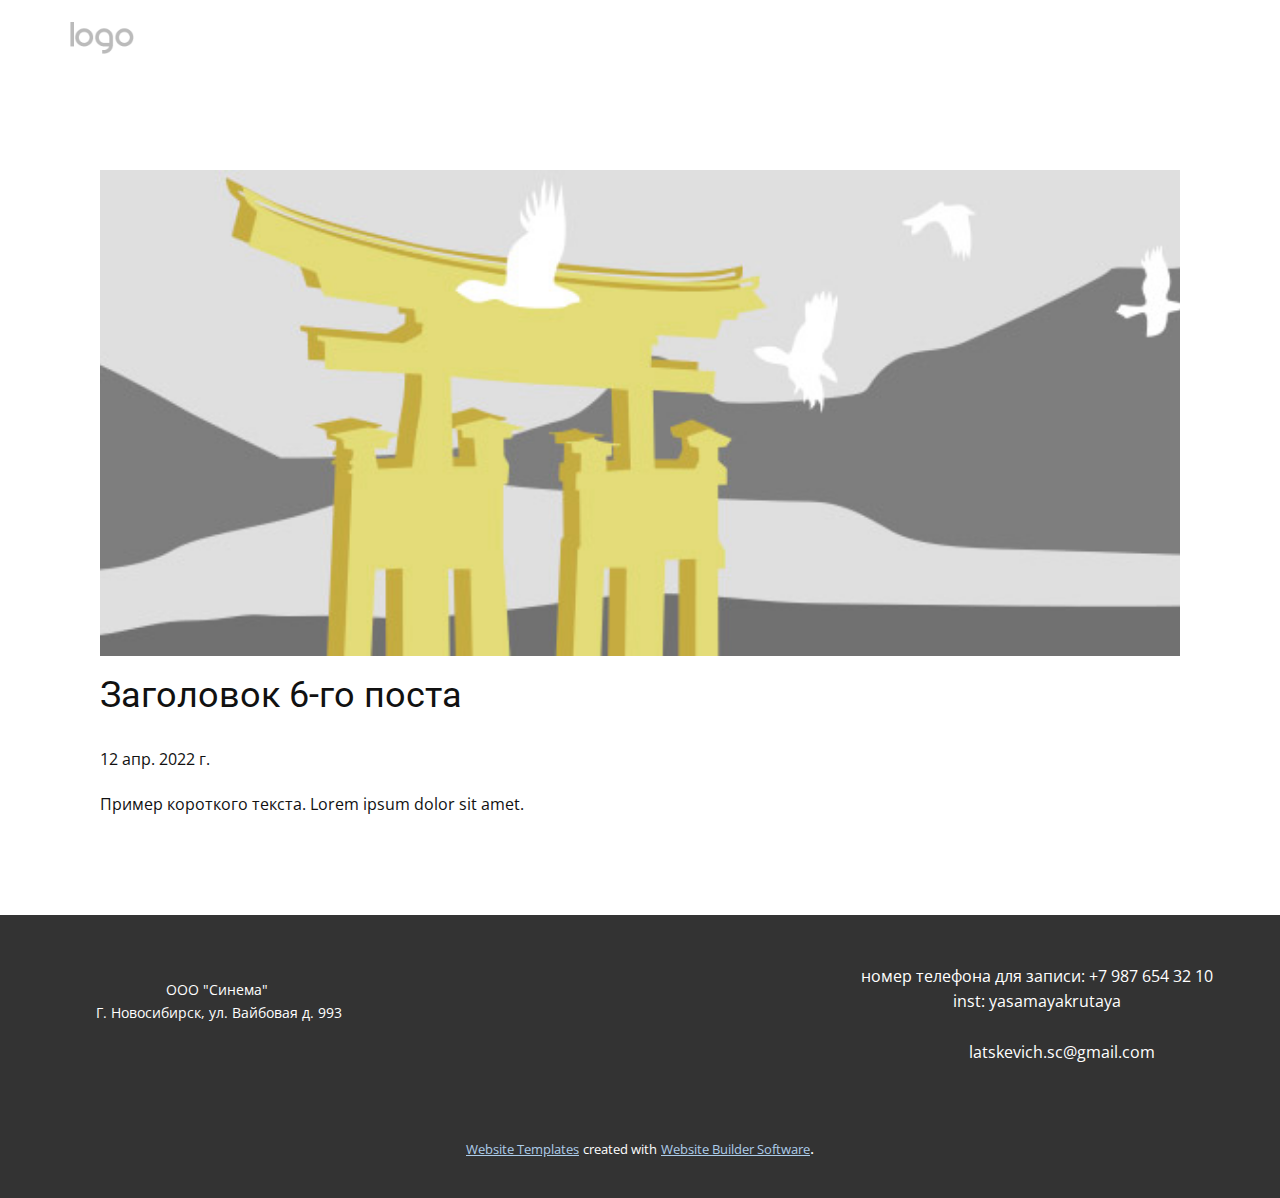
<file: blog/пост-5.html>
<!doctype html>
<html style="font-size: 16px;"><head>
    <meta name="viewport" content="width=device-width, initial-scale=1.0">
    <meta charset="utf-8">
    <meta name="keywords" content="Заголовок 1-го поста">
    <meta name="description" content="">
    <meta name="page_type" content="np-template-header-footer-from-plugin">
    <title>Заголовок 6-го поста</title>
    <link rel="stylesheet" href="../nicepage.css" media="screen">
<link rel="stylesheet" href="../Post-Template.css" media="screen">
    <script class="u-script" type="text/javascript" src="../jquery.js" defer=""></script>
    <script class="u-script" type="text/javascript" src="../nicepage.js" defer=""></script>
    <meta name="generator" content="Nicepage 4.8.2, nicepage.com">
    <link id="u-theme-google-font" rel="stylesheet" href="https://fonts.googleapis.com/css?family=Roboto:100,100i,300,300i,400,400i,500,500i,700,700i,900,900i|Open+Sans:300,300i,400,400i,500,500i,600,600i,700,700i,800,800i">
    
    
    <script type="application/ld+json">{
		"@context": "http://schema.org",
		"@type": "Organization",
		"name": "",
		"logo": "images/default-logo.png"
}</script>
    <meta name="theme-color" content="#478ac9">
  </head>
  <body class="u-body u-xl-mode"><header class="u-clearfix u-header u-header" id="sec-9307"><div class="u-clearfix u-sheet u-sheet-1">
        <a href="https://nicepage.com" class="u-image u-logo u-image-1">
          <img src="../images/default-logo.png" class="u-logo-image u-logo-image-1">
        </a>
      </div></header>
    <section class="u-align-center u-clearfix u-section-1" id="sec-ea1a">
      <div class="u-clearfix u-sheet u-valign-middle-md u-valign-middle-sm u-valign-middle-xs u-sheet-1"><!--post_details--><!--post_details_options_json--><!--{"source":""}--><!--/post_details_options_json--><!--blog_post-->
        <div class="u-container-style u-expanded-width u-post-details u-post-details-1">
          <div class="u-container-layout u-valign-middle u-container-layout-1"><!--blog_post_image-->
            <img alt="" class="u-blog-control u-expanded-width u-image u-image-default u-image-1" src="[data-uri]"><!--/blog_post_image--><!--blog_post_header-->
            <h2 class="u-blog-control u-text u-text-1">Заголовок 6-го поста</h2><!--/blog_post_header--><!--blog_post_metadata-->
            <div class="u-blog-control u-metadata u-metadata-1"><!--blog_post_metadata_date-->
              <span class="u-meta-date u-meta-icon">12 апр. 2022 г.</span><!--/blog_post_metadata_date--><!--blog_post_metadata_category-->
              <!--/blog_post_metadata_category--><!--blog_post_metadata_comments-->
              <!--/blog_post_metadata_comments-->
            </div><!--/blog_post_metadata--><!--blog_post_content-->
            <div class="u-align-justify u-blog-control u-post-content u-text u-text-2 fr-view">
  Пример короткого текста. Lorem ipsum dolor sit amet.
  </div><!--/blog_post_content-->
          </div>
        </div><!--/blog_post--><!--/post_details-->
      </div>
    </section>
    
    
    <footer class="u-align-center u-clearfix u-footer u-grey-80 u-footer" id="sec-77c7"><a href="../mailto:info@site.com" class="u-active-none u-bottom-left-radius-0 u-bottom-right-radius-0 u-btn u-btn-rectangle u-button-style u-hover-none u-none u-radius-0 u-text-grey-10 u-top-left-radius-0 u-top-right-radius-0 u-btn-1"> &nbsp;</a><p class="u-text u-text-1">номер телефона для записи: +7 987 654 32 10<br>inst: yasamayakrutaya<br>
        <br>
      </p><p class="u-small-text u-text u-text-variant u-text-2">ООО "Синема"&nbsp;<br>Г. Новосибирск, ул. Вайбовая д. 993
      </p><p class="u-text u-text-3">latskevich.sc@gmail.com</p></footer>
    <section class="u-backlink u-clearfix u-grey-80">
      <a class="u-link" href="https://nicepage.com/website-templates" target="_blank">
        <span>Website Templates</span>
      </a>
      <p class="u-text">
        <span>created with</span>
      </p>
      <a class="u-link" href="" target="_blank">
        <span>Website Builder Software</span>
      </a>. 
    </section>
  
</body></html>
</file>
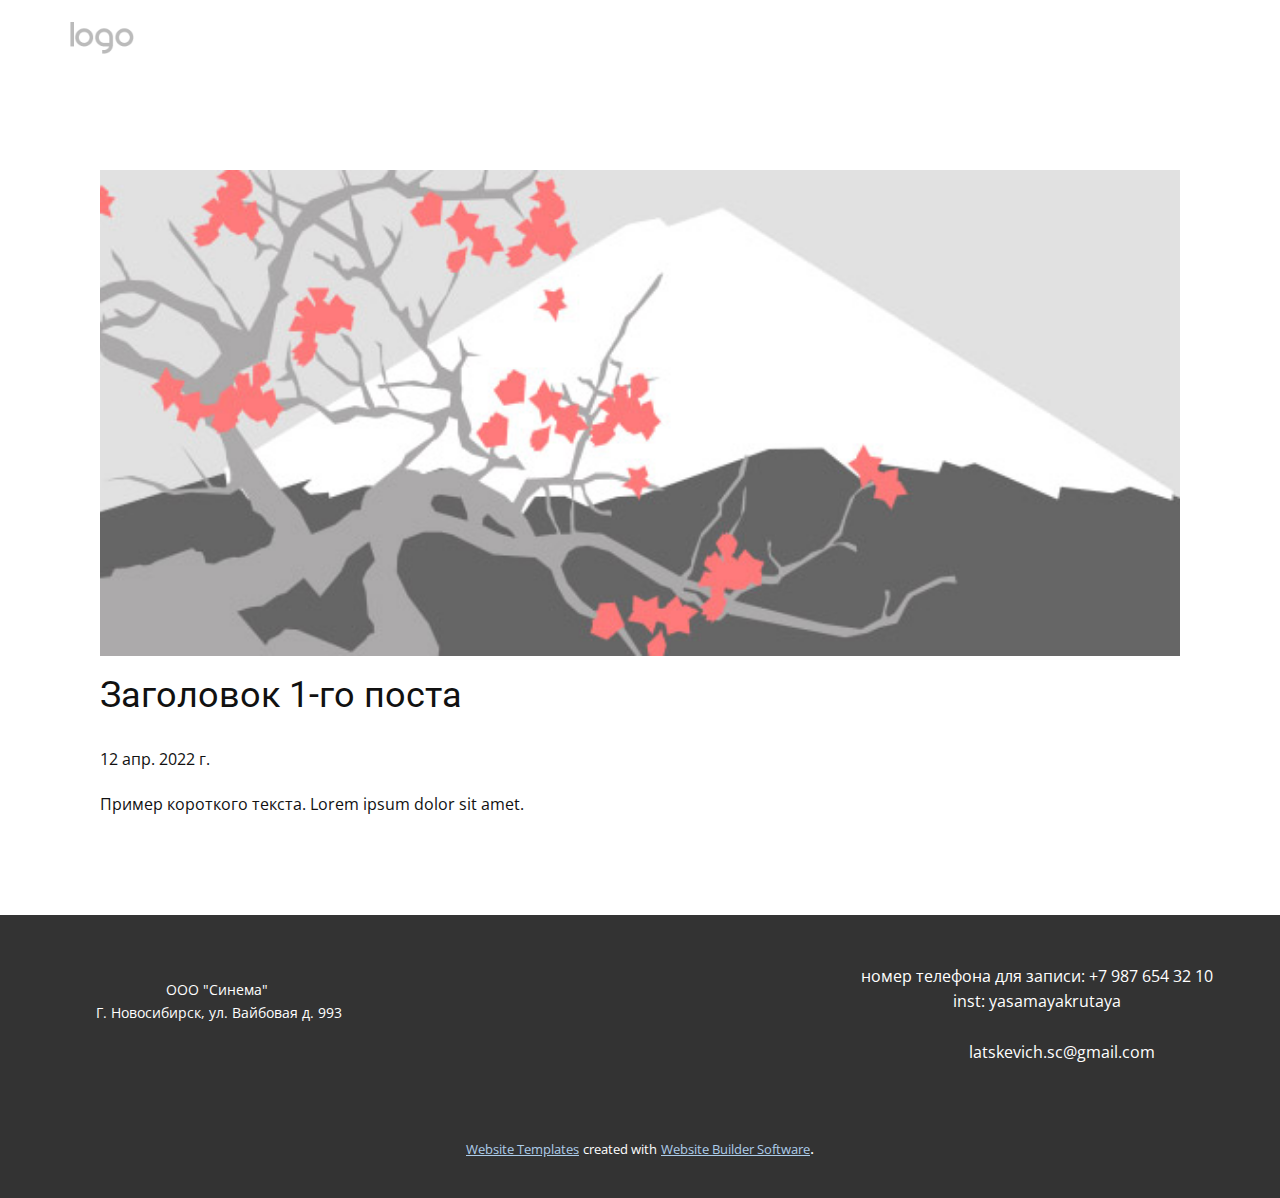
<file: blog/пост.html>
<!doctype html>
<html style="font-size: 16px;"><head>
    <meta name="viewport" content="width=device-width, initial-scale=1.0">
    <meta charset="utf-8">
    <meta name="keywords" content="Заголовок 1-го поста">
    <meta name="description" content="">
    <meta name="page_type" content="np-template-header-footer-from-plugin">
    <title>Заголовок 1-го поста</title>
    <link rel="stylesheet" href="../nicepage.css" media="screen">
<link rel="stylesheet" href="../Post-Template.css" media="screen">
    <script class="u-script" type="text/javascript" src="../jquery.js" defer=""></script>
    <script class="u-script" type="text/javascript" src="../nicepage.js" defer=""></script>
    <meta name="generator" content="Nicepage 4.8.2, nicepage.com">
    <link id="u-theme-google-font" rel="stylesheet" href="https://fonts.googleapis.com/css?family=Roboto:100,100i,300,300i,400,400i,500,500i,700,700i,900,900i|Open+Sans:300,300i,400,400i,500,500i,600,600i,700,700i,800,800i">
    
    
    <script type="application/ld+json">{
		"@context": "http://schema.org",
		"@type": "Organization",
		"name": "",
		"logo": "images/default-logo.png"
}</script>
    <meta name="theme-color" content="#478ac9">
  </head>
  <body class="u-body u-xl-mode"><header class="u-clearfix u-header u-header" id="sec-9307"><div class="u-clearfix u-sheet u-sheet-1">
        <a href="https://nicepage.com" class="u-image u-logo u-image-1">
          <img src="../images/default-logo.png" class="u-logo-image u-logo-image-1">
        </a>
      </div></header>
    <section class="u-align-center u-clearfix u-section-1" id="sec-ea1a">
      <div class="u-clearfix u-sheet u-valign-middle-md u-valign-middle-sm u-valign-middle-xs u-sheet-1"><!--post_details--><!--post_details_options_json--><!--{"source":""}--><!--/post_details_options_json--><!--blog_post-->
        <div class="u-container-style u-expanded-width u-post-details u-post-details-1">
          <div class="u-container-layout u-valign-middle u-container-layout-1"><!--blog_post_image-->
            <img alt="" class="u-blog-control u-expanded-width u-image u-image-default u-image-1" src="[data-uri]"><!--/blog_post_image--><!--blog_post_header-->
            <h2 class="u-blog-control u-text u-text-1">Заголовок 1-го поста</h2><!--/blog_post_header--><!--blog_post_metadata-->
            <div class="u-blog-control u-metadata u-metadata-1"><!--blog_post_metadata_date-->
              <span class="u-meta-date u-meta-icon">12 апр. 2022 г.</span><!--/blog_post_metadata_date--><!--blog_post_metadata_category-->
              <!--/blog_post_metadata_category--><!--blog_post_metadata_comments-->
              <!--/blog_post_metadata_comments-->
            </div><!--/blog_post_metadata--><!--blog_post_content-->
            <div class="u-align-justify u-blog-control u-post-content u-text u-text-2 fr-view">
  Пример короткого текста. Lorem ipsum dolor sit amet.
  </div><!--/blog_post_content-->
          </div>
        </div><!--/blog_post--><!--/post_details-->
      </div>
    </section>
    
    
    <footer class="u-align-center u-clearfix u-footer u-grey-80 u-footer" id="sec-77c7"><a href="../mailto:info@site.com" class="u-active-none u-bottom-left-radius-0 u-bottom-right-radius-0 u-btn u-btn-rectangle u-button-style u-hover-none u-none u-radius-0 u-text-grey-10 u-top-left-radius-0 u-top-right-radius-0 u-btn-1"> &nbsp;</a><p class="u-text u-text-1">номер телефона для записи: +7 987 654 32 10<br>inst: yasamayakrutaya<br>
        <br>
      </p><p class="u-small-text u-text u-text-variant u-text-2">ООО "Синема"&nbsp;<br>Г. Новосибирск, ул. Вайбовая д. 993
      </p><p class="u-text u-text-3">latskevich.sc@gmail.com</p></footer>
    <section class="u-backlink u-clearfix u-grey-80">
      <a class="u-link" href="https://nicepage.com/website-templates" target="_blank">
        <span>Website Templates</span>
      </a>
      <p class="u-text">
        <span>created with</span>
      </p>
      <a class="u-link" href="" target="_blank">
        <span>Website Builder Software</span>
      </a>. 
    </section>
  
</body></html>
</file>
